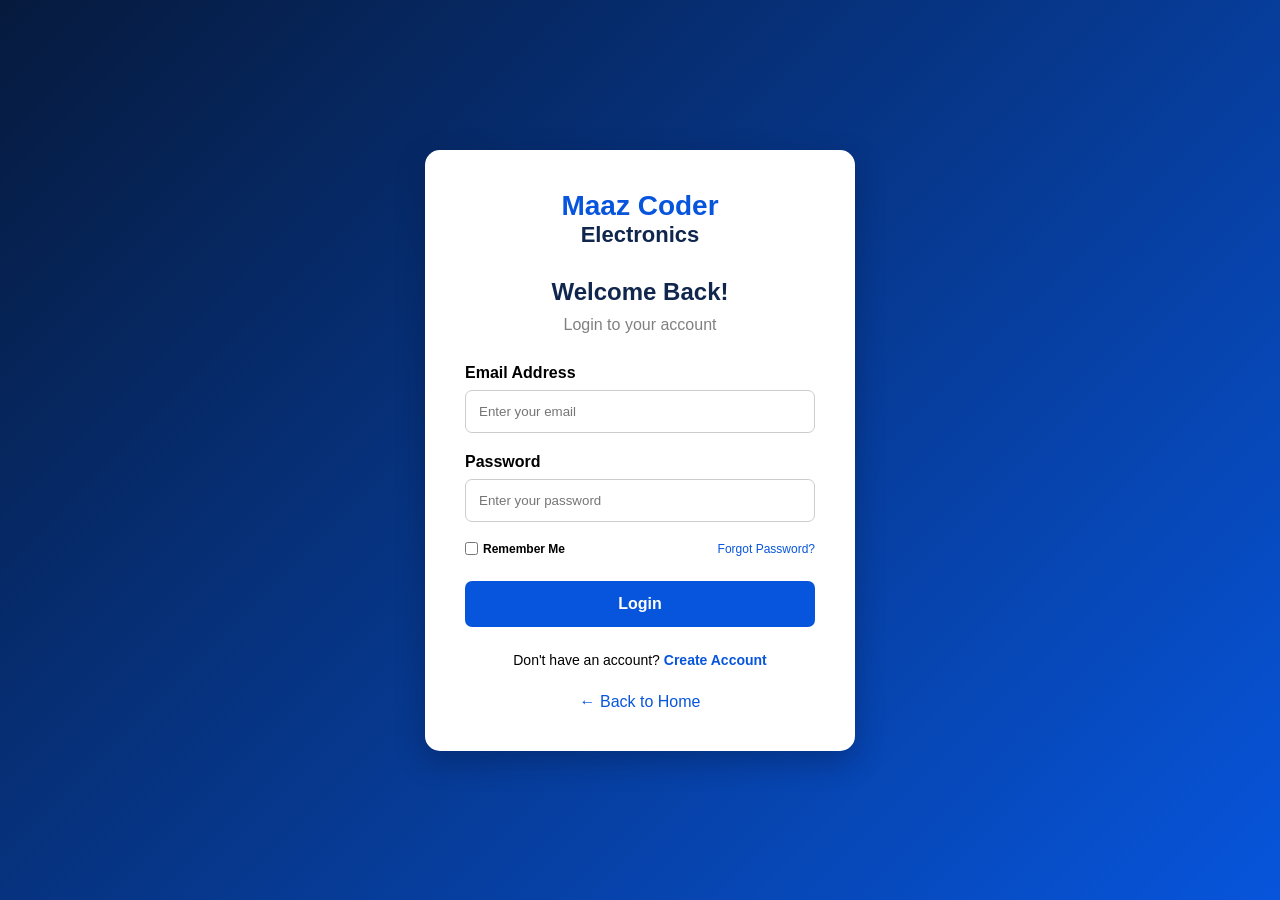
<file: E commerce electronics/login.html>
<!DOCTYPE html>
<html lang="en">

<head>

    <meta charset="UTF-8">
    <meta name="viewport" content="width=device-width, initial-scale=1.0">

    <title>Login - Maaz Coder Electronics</title>

    <link rel="stylesheet" href="login.css">

</head>

<body>

    <div class="login-container">

        <div class="login-box">

            <div class="logo">
                <h1>Maaz Coder</h1>
                <h2>Electronics</h2>
            </div>

            <h2>Welcome Back!</h2>

            <p class="subtitle">Login to your account</p>

            <form>

                <label>Email Address</label>

                <input type="email" placeholder="Enter your email">

                <label>Password</label>

                <input type="password" placeholder="Enter your password">

                <div class="options">
                    <label>
                        <input type="checkbox"> Remember Me
                    </label>

                    <a href="#">Forgot Password?</a>
                </div>

                <button type="button">Login</button>

            </form>

            <p class="signup-text">
                Don't have an account?
                <a href="signup.html">Create Account</a>
            </p>

            <a href="index.html" class="home-link">← Back to Home</a>

        </div>

    </div>

</body>
</html>
</file>
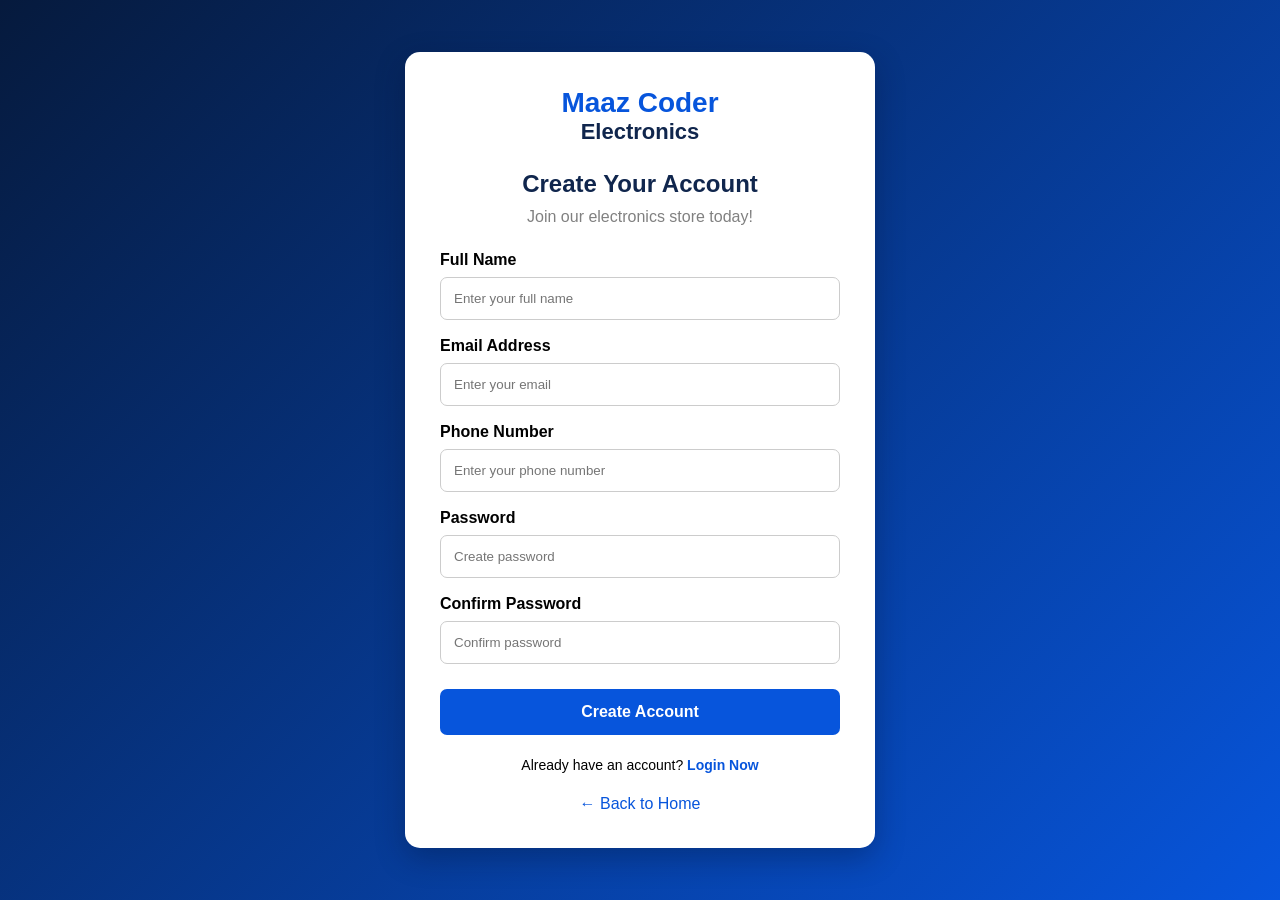
<file: E commerce electronics/signup.html>
<!DOCTYPE html>
<html lang="en">

<head>

    <meta charset="UTF-8">
    <meta name="viewport" content="width=device-width, initial-scale=1.0">

    <title>Signup - Maaz Coder Electronics</title>

    <link rel="stylesheet" href="signup.css">

</head>

<body>

    <div class="signup-container">

        <div class="signup-box">

            <div class="logo">
                <h1>Maaz Coder</h1>
                <h2>Electronics</h2>
            </div>

            <h2>Create Your Account</h2>

            <p class="subtitle">Join our electronics store today!</p>

            <form>

                <label>Full Name</label>

                <input type="text" placeholder="Enter your full name">

                <label>Email Address</label>

                <input type="email" placeholder="Enter your email">

                <label>Phone Number</label>

                <input type="tel" placeholder="Enter your phone number">

                <label>Password</label>

                <input type="password" placeholder="Create password">

                <label>Confirm Password</label>

                <input type="password" placeholder="Confirm password">

                <button type="button">Create Account</button>

            </form>

            <p class="login-text">
                Already have an account?
                <a href="login.html">Login Now</a>
            </p>

            <a href="index.html" class="home-link">← Back to Home</a>

        </div>

    </div>

</body>
</html>
</file>
<file: E commerce electronics/login.css>
* {
    margin: 0;
    padding: 0;
    box-sizing: border-box;
    font-family: Arial, sans-serif;
}

body {
    background: linear-gradient(135deg, #061a3d, #0755dc);
    min-height: 100vh;
    display: flex;
    justify-content: center;
    align-items: center;
}

.login-container {
    width: 100%;
    padding: 20px;
}

.login-box {
    background: white;
    max-width: 430px;
    margin: auto;
    padding: 40px;
    border-radius: 15px;
    box-shadow: 0 10px 30px #00133355;
}

.logo {
    text-align: center;
    margin-bottom: 30px;
}

.logo h1 {
    color: #0755dc;
    font-size: 28px;
}

.logo h2 {
    color: #10264d;
    font-size: 22px;
}

.login-box > h2 {
    text-align: center;
    margin-bottom: 10px;
    color: #10264d;
}

.subtitle {
    text-align: center;
    color: gray;
    margin-bottom: 30px;
}

form label {
    display: block;
    margin-bottom: 8px;
    font-weight: bold;
}

form input {
    width: 100%;
    padding: 13px;
    border: 1px solid #ccc;
    border-radius: 7px;
    margin-bottom: 20px;
    outline: none;
}

form input:focus {
    border-color: #0755dc;
}

.options {
    display: flex;
    justify-content: space-between;
    align-items: center;
    font-size: 12px;
    margin-bottom: 25px;
    gap: 8px;
}

.options label {
    display: flex;
    align-items: center;
    gap: 5px;
    margin: 0;
}

.options input {
    width: auto;
    margin: 0;
}

.options a {
    color: #0755dc;
    text-decoration: none;
}

form button {
    width: 100%;
    padding: 14px;
    background: #0755dc;
    color: white;
    border: none;
    border-radius: 7px;
    font-size: 16px;
    font-weight: bold;
    cursor: pointer;
}

form button:hover {
    background: #063b9d;
}

.signup-text {
    text-align: center;
    margin-top: 25px;
    font-size: 14px;
}

.signup-text a {
    color: #0755dc;
    text-decoration: none;
    font-weight: bold;
}

.home-link {
    display: block;
    text-align: center;
    margin-top: 25px;
    color: #0755dc;
    text-decoration: none;
}

@media (max-width: 480px) {

    .login-box {
        padding: 25px 20px;
    }

}
</file>
<file: E commerce electronics/signup.css>
* {
    margin: 0;
    padding: 0;
    box-sizing: border-box;
    font-family: Arial, sans-serif;
}

body {
    background: linear-gradient(135deg, #061a3d, #0755dc);
    min-height: 100vh;
    display: flex;
    justify-content: center;
    align-items: center;
    padding: 30px 15px;
}

.signup-container {
    width: 100%;
}

.signup-box {
    background: white;
    max-width: 470px;
    margin: auto;
    padding: 35px;
    border-radius: 15px;
    box-shadow: 0 10px 30px #00133355;
}

.logo {
    text-align: center;
    margin-bottom: 25px;
}

.logo h1 {
    color: #0755dc;
    font-size: 28px;
}

.logo h2 {
    color: #10264d;
    font-size: 22px;
}

.signup-box > h2 {
    text-align: center;
    color: #10264d;
    margin-bottom: 10px;
}

.subtitle {
    text-align: center;
    color: gray;
    margin-bottom: 25px;
}

form label {
    display: block;
    margin-bottom: 8px;
    font-weight: bold;
}

form input {
    width: 100%;
    padding: 13px;
    border: 1px solid #ccc;
    border-radius: 7px;
    margin-bottom: 17px;
    outline: none;
}

form input:focus {
    border-color: #0755dc;
}

form button {
    width: 100%;
    padding: 14px;
    background: #0755dc;
    color: white;
    border: none;
    border-radius: 7px;
    font-size: 16px;
    font-weight: bold;
    cursor: pointer;
    margin-top: 8px;
}

form button:hover {
    background: #063b9d;
}

.login-text {
    text-align: center;
    margin-top: 22px;
    font-size: 14px;
}

.login-text a {
    color: #0755dc;
    text-decoration: none;
    font-weight: bold;
}

.home-link {
    display: block;
    text-align: center;
    margin-top: 22px;
    text-decoration: none;
    color: #0755dc;
}

@media (max-width: 480px) {

    .signup-box {
        padding: 25px 20px;
    }

}
</file>
